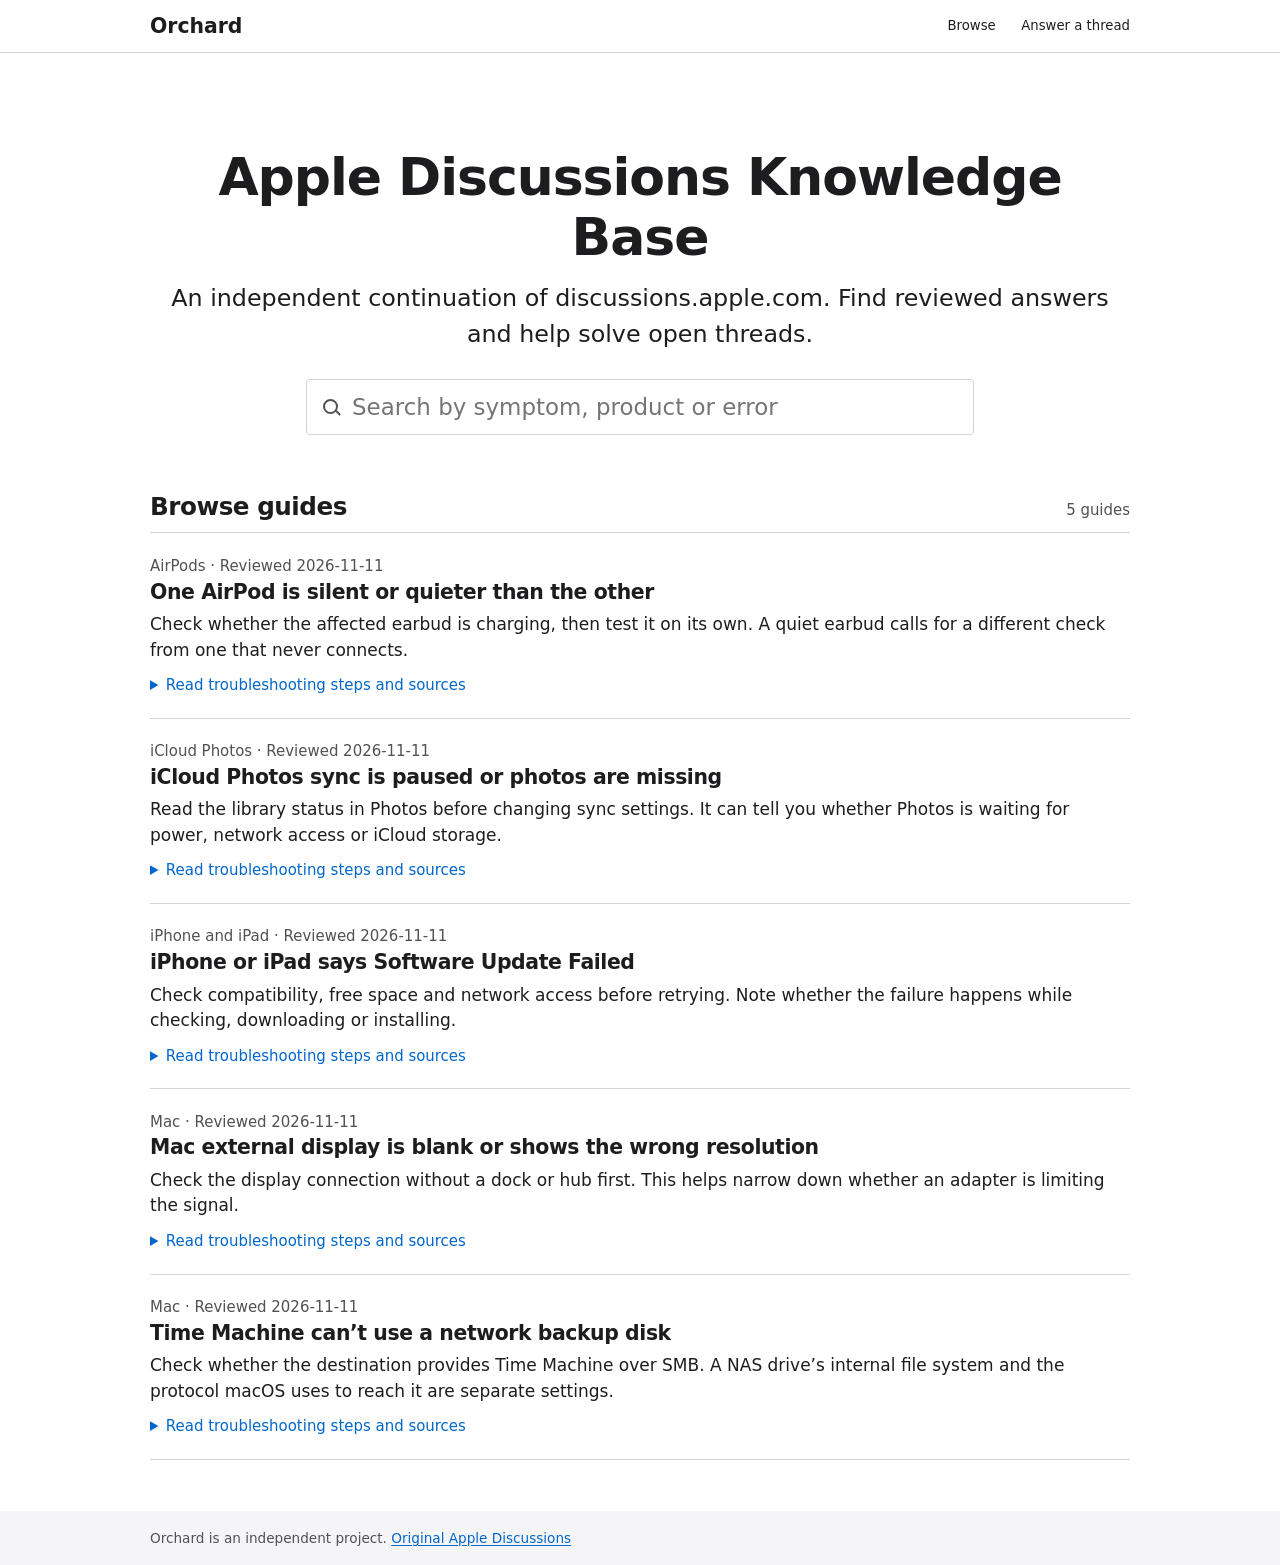
<file: docs/index.html>
<!doctype html>
<html lang="en-GB"><head><meta charset="utf-8">
<meta name="viewport" content="width=device-width, initial-scale=1">
<meta http-equiv="Content-Security-Policy" content="default-src 'none'; script-src 'self'; style-src 'self'; base-uri 'none'; form-action 'none'">
<title>Orchard · Apple Discussions Knowledge Base</title><link rel="stylesheet" href="style.css">
<script src="search.js" defer></script></head>
<body>
<nav class="site-nav" aria-label="Site"><div class="site-nav-inner">
<a class="brand" href="./">Orchard</a>
<div class="nav-links"><a href="#browse">Browse</a><a href="contribute.html">Answer a thread</a></div>
</div></nav>
<main><header class="hero">
<h1>Apple Discussions Knowledge Base</h1>
<p>An independent continuation of discussions.apple.com. Find reviewed answers and help solve open threads.</p>
<div class="search-panel">
<label class="visually-hidden" for="query">Search by symptom, product or error</label>
<input id="query" type="search" placeholder="Search by symptom, product or error" autocomplete="off">
</div></header>
<section id="browse" aria-labelledby="browse-title">
<div class="section-heading"><h2 id="browse-title">Browse guides</h2><p id="count" role="status"></p></div>
<article id="airpods-one-side-silent" data-search="one airpod is silent or quieter than the other airpods check whether the affected earbud is charging, then test it on its own. a quiet earbud calls for a different check from one that never connects. airpods and airpods pro earbuds. reset instructions depend on the model. left airpod right airpod no sound charging case balance unresponsive charge the case, put both earbuds inside and give them at least 30 seconds. open the case near the paired iphone or ipad and check the charging indicator for each earbud. leave the working earbud in the closed case and play audio with the affected earbud in your ear. if it plays normally, put both earbuds back in the case briefly and then retest them together. for uneven volume, inspect the speaker mesh for debris and follow apple’s cleaning instructions for your model. on iphone or ipad, open settings, then accessibility, then audio &amp; visual, and check that balance is centred. if the earbud still fails, follow the reset instructions for your specific model. if it remains unresponsive, contact apple support for assessment.">
<p class="meta">AirPods · Reviewed 2026-11-11</p>
<h3><a href="#airpods-one-side-silent">One AirPod is silent or quieter than the other</a></h3>
<p>Check whether the affected earbud is charging, then test it on its own. A quiet earbud calls for a different check from one that never connects.</p>
<details><summary>Read troubleshooting steps and sources</summary>
<p class="scope"><strong>Applies to</strong> AirPods and AirPods Pro earbuds. Reset instructions depend on the model.</p>
<ol><li>Charge the case, put both earbuds inside and give them at least 30 seconds. Open the case near the paired iPhone or iPad and check the charging indicator for each earbud.</li><li>Leave the working earbud in the closed case and play audio with the affected earbud in your ear. If it plays normally, put both earbuds back in the case briefly and then retest them together.</li><li>For uneven volume, inspect the speaker mesh for debris and follow Apple’s cleaning instructions for your model. On iPhone or iPad, open Settings, then Accessibility, then Audio &amp; Visual, and check that Balance is centred.</li><li>If the earbud still fails, follow the reset instructions for your specific model. If it remains unresponsive, contact Apple Support for assessment.</li></ol>
<p class="scope">One thread reports an earbud that appeared charged in the case but disappeared after removal. A reset was suggested, with no confirmed result from the original poster.</p>
<ul class="sources"><li>Community · <a href="https://discussions.apple.com/thread/255002321">Earbud disappears after removal from its case</a></li><li>Official · <a href="https://support.apple.com/en-gb/100494">Troubleshoot one AirPod</a></li><li>Official · <a href="https://support.apple.com/guide/airpods/restart-unpair-or-reset-airpods-iph561965261/web">Reset instructions by model</a></li></ul></details></article>
<article id="icloud-photos-paused" data-search="icloud photos sync is paused or photos are missing icloud photos read the library status in photos before changing sync settings. it can tell you whether photos is waiting for power, network access or icloud storage. iphone, ipad and mac using icloud photos. where photos shows sync status varies by os version. iphone ipad mac syncing paused low power mode low data mode storage shared library find the library status in photos. on newer iphone and ipad versions, check the profile button in collections. on mac, open library and scroll to the bottom of all photos. follow the status message. for a pause associated with battery or network conditions, connect to power and wi-fi and let the device sync overnight. verify that your devices use the same apple account. if you use shared photo library, check which library view is selected. keep icloud photos enabled while troubleshooting the pause.">
<p class="meta">iCloud Photos · Reviewed 2026-11-11</p>
<h3><a href="#icloud-photos-paused">iCloud Photos sync is paused or photos are missing</a></h3>
<p>Read the library status in Photos before changing sync settings. It can tell you whether Photos is waiting for power, network access or iCloud storage.</p>
<details><summary>Read troubleshooting steps and sources</summary>
<p class="scope"><strong>Applies to</strong> iPhone, iPad and Mac using iCloud Photos. Where Photos shows sync status varies by OS version.</p>
<ol><li>Find the library status in Photos. On newer iPhone and iPad versions, check the profile button in Collections. On Mac, open Library and scroll to the bottom of All Photos.</li><li>Follow the status message. For a pause associated with battery or network conditions, connect to power and Wi-Fi and let the device sync overnight.</li><li>Verify that your devices use the same Apple Account. If you use Shared Photo Library, check which library view is selected.</li><li>Keep iCloud Photos enabled while troubleshooting the pause.</li></ol>
<p class="scope">The community reply includes a suggestion to toggle iCloud Photos. Apple advises keeping it enabled during sync troubleshooting. The steps here follow Apple’s guidance.</p>
<ul class="sources"><li>Community · <a href="https://discussions.apple.com/thread/256204740">iPhone photos failing to sync to iCloud</a></li><li>Official · <a href="https://support.apple.com/en-gb/101559">Apple’s iCloud Photos sync troubleshooting</a></li></ul></details></article>
<article id="iphone-ipad-update-failed" data-search="iphone or ipad says software update failed iphone and ipad check compatibility, free space and network access before retrying. note whether the failure happens while checking, downloading or installing. wireless ios and ipados updates. the supported os version depends on the device model. software update failed requesting update unable to check for update unable to verify update wi-fi ipados ios confirm that the target version supports your device. check available space under settings, general, then iphone storage or ipad storage. connect to power and a reliable wi-fi network. if the download is slow, pause other large downloads. for an update-server or verification error, retry on a different wi-fi network. if the wireless attempt still fails, use the computer-based update procedure linked in apple’s guide.">
<p class="meta">iPhone and iPad · Reviewed 2026-11-11</p>
<h3><a href="#iphone-ipad-update-failed">iPhone or iPad says Software Update Failed</a></h3>
<p>Check compatibility, free space and network access before retrying. Note whether the failure happens while checking, downloading or installing.</p>
<details><summary>Read troubleshooting steps and sources</summary>
<p class="scope"><strong>Applies to</strong> Wireless iOS and iPadOS updates. The supported OS version depends on the device model.</p>
<ol><li>Confirm that the target version supports your device. Check available space under Settings, General, then iPhone Storage or iPad Storage.</li><li>Connect to power and a reliable Wi-Fi network. If the download is slow, pause other large downloads.</li><li>For an update-server or verification error, retry on a different Wi-Fi network. If the wireless attempt still fails, use the computer-based update procedure linked in Apple’s guide.</li></ol>
<p class="scope">The forum report describes an update that stalled at the request stage. A reply suggested Wi-Fi, but the original poster did not confirm that it fixed the issue.</p>
<ul class="sources"><li>Community · <a href="https://discussions.apple.com/thread/256360950">Update request stalls on an iPhone</a></li><li>Official · <a href="https://support.apple.com/en-ie/108905">Wireless iPhone and iPad update troubleshooting</a></li></ul></details></article>
<article id="mac-external-display" data-search="mac external display is blank or shows the wrong resolution mac check the display connection without a dock or hub first. this helps narrow down whether an adapter is limiting the signal. mac computers using external displays. the accessory prompt applies to mac laptops with apple silicon. display limits vary by model. macos monitor black screen black borders hdmi usb-c refresh rate check the monitor’s power and reconnect the video cable at both ends. if you use a dock or hub, try a direct connection to the mac. compare the resolution and refresh rate you want with the limits of the mac, cable and adapter. if you use multiple screens, check the mac’s supported display count. on an apple silicon mac laptop, unlock the mac and approve the display if macos prompts you. if you use the laptop with the lid closed, connect power and an external keyboard and mouse. if the display still isn’t detected, open displays in system settings and hold option to reveal detect displays.">
<p class="meta">Mac · Reviewed 2026-11-11</p>
<h3><a href="#mac-external-display">Mac external display is blank or shows the wrong resolution</a></h3>
<p>Check the display connection without a dock or hub first. This helps narrow down whether an adapter is limiting the signal.</p>
<details><summary>Read troubleshooting steps and sources</summary>
<p class="scope"><strong>Applies to</strong> Mac computers using external displays. The accessory prompt applies to Mac laptops with Apple silicon. Display limits vary by model.</p>
<ol><li>Check the monitor’s power and reconnect the video cable at both ends. If you use a dock or hub, try a direct connection to the Mac.</li><li>Compare the resolution and refresh rate you want with the limits of the Mac, cable and adapter. If you use multiple screens, check the Mac’s supported display count.</li><li>On an Apple silicon Mac laptop, unlock the Mac and approve the display if macOS prompts you. If you use the laptop with the lid closed, connect power and an external keyboard and mouse.</li><li>If the display still isn’t detected, open Displays in System Settings and hold Option to reveal Detect Displays.</li></ol>
<p class="scope">The community thread concerns black borders with one adapter. It illustrates why the adapter matters. Apple’s documentation provides the general steps above.</p>
<ul class="sources"><li>Community · <a href="https://discussions.apple.com/thread/253164152">Black borders around a second monitor</a> · <a href="https://web.archive.org/web/20230906090618/https://discussions.apple.com/thread/253164152">Archived copy</a></li><li>Official · <a href="https://support.apple.com/en-us/102501">External display troubleshooting</a></li><li>Official · <a href="https://support.apple.com/en-gb/102282">Allow accessories to connect</a></li></ul></details></article>
<article id="mac-time-machine-network-disk" data-search="time machine can’t use a network backup disk mac check whether the destination provides time machine over smb. a nas drive’s internal file system and the protocol macos uses to reach it are separate settings. macs backing up to a nas or another mac. apple documents that afp backup destinations are unsupported in macos 27 and later. time machine nas afp smb samba backup destination time capsule ext4 for a nas, check the manufacturer’s documentation for time machine over smb and enable that feature for the intended share. for another mac running macos ventura or later, open system settings, then general, then sharing. open file sharing options and mark the intended folder as a time machine backup destination. on the mac being backed up, open system settings, then general, then time machine. add the supported destination and confirm that the first backup completes. if the existing destination uses afp, retain the old backups while setting up an smb destination or a directly connected disk. verify the new backup before changing the old disk.">
<p class="meta">Mac · Reviewed 2026-11-11</p>
<h3><a href="#mac-time-machine-network-disk">Time Machine can’t use a network backup disk</a></h3>
<p>Check whether the destination provides Time Machine over SMB. A NAS drive’s internal file system and the protocol macOS uses to reach it are separate settings.</p>
<details><summary>Read troubleshooting steps and sources</summary>
<p class="scope"><strong>Applies to</strong> Macs backing up to a NAS or another Mac. Apple documents that AFP backup destinations are unsupported in macOS 27 and later.</p>
<ol><li>For a NAS, check the manufacturer’s documentation for Time Machine over SMB and enable that feature for the intended share.</li><li>For another Mac running macOS Ventura or later, open System Settings, then General, then Sharing. Open File Sharing options and mark the intended folder as a Time Machine backup destination.</li><li>On the Mac being backed up, open System Settings, then General, then Time Machine. Add the supported destination and confirm that the first backup completes.</li><li>If the existing destination uses AFP, retain the old backups while setting up an SMB destination or a directly connected disk. Verify the new backup before changing the old disk.</li></ol>
<p class="scope">The discussion explains the distinction between a NAS file system and its network protocol. It does not establish that a particular Raspberry Pi or Samba configuration supports Time Machine.</p>
<ul class="sources"><li>Community · <a href="https://discussions.apple.com/thread/256135674">NAS disk format and network protocol discussion</a></li><li>Official · <a href="https://support.apple.com/en-ie/102423">Supported Time Machine destinations</a></li><li>Official · <a href="https://support.apple.com/en-gb/guide/mac-help/mh35860/mac">Set up and use Time Machine</a></li></ul></details></article></section></main>
<footer><div class="footer-inner">Orchard is an independent project. <a href="https://discussions.apple.com/">Original Apple Discussions</a></div></footer>
</body></html>
</file>
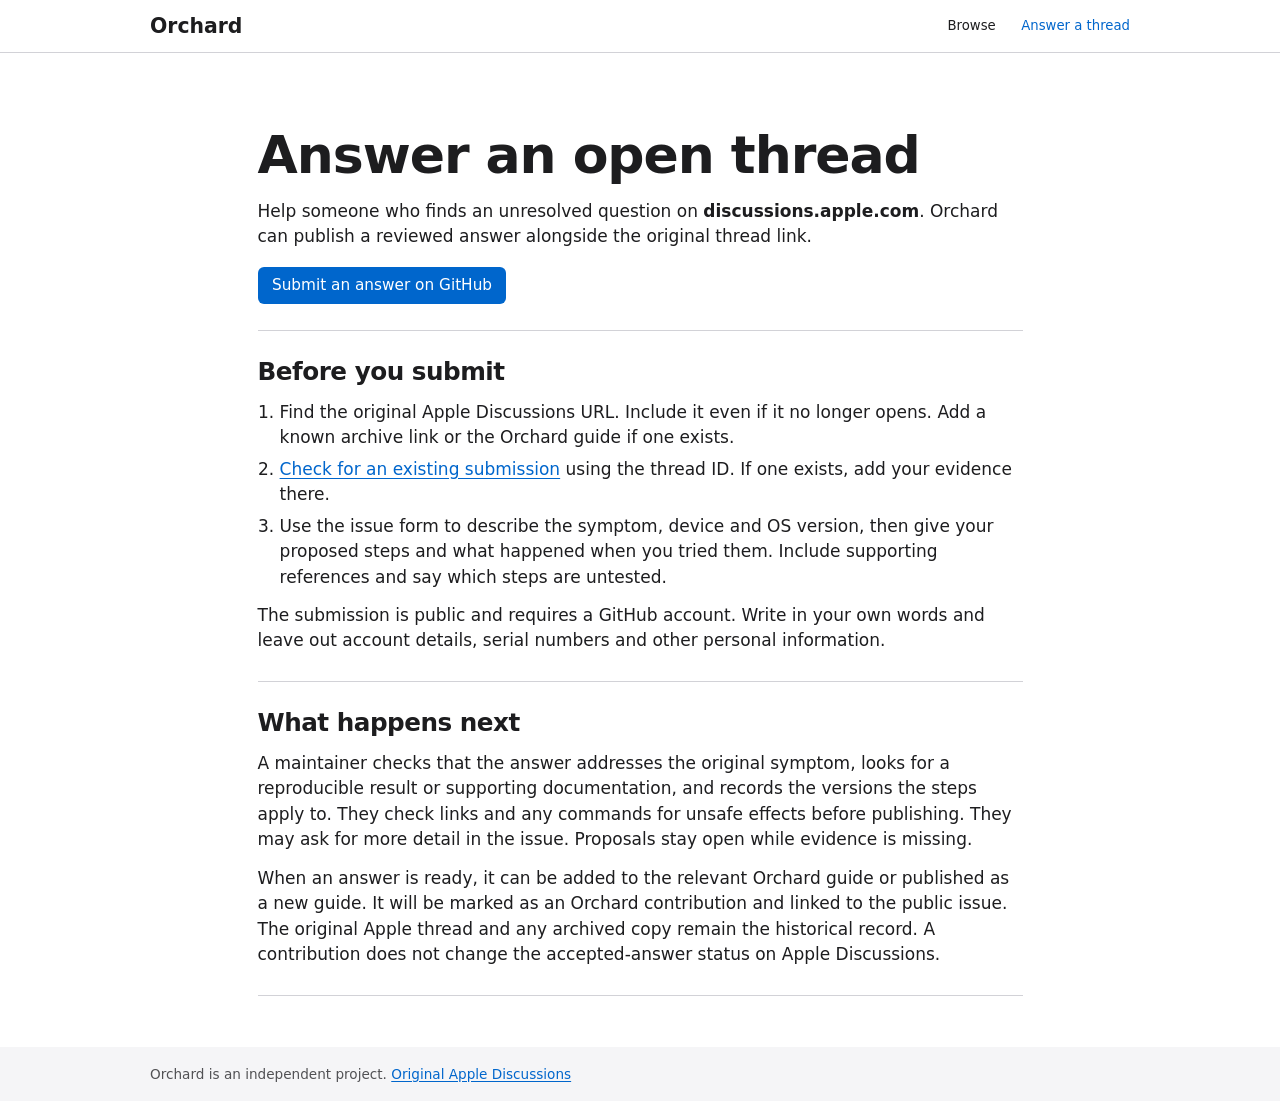
<file: docs/contribute.html>
<!doctype html>
<html lang="en-GB">
<head>
  <meta charset="utf-8">
  <meta name="viewport" content="width=device-width, initial-scale=1">
  <meta http-equiv="Content-Security-Policy" content="default-src 'none'; style-src 'self'; base-uri 'none'; form-action 'none'">
  <title>Answer an open thread · Orchard</title>
  <link rel="stylesheet" href="style.css">
</head>
<body>
  <nav class="site-nav" aria-label="Site">
    <div class="site-nav-inner">
      <a class="brand" href="./">Orchard</a>
      <div class="nav-links">
        <a href="./#browse">Browse</a>
        <a href="contribute.html" aria-current="page">Answer a thread</a>
      </div>
    </div>
  </nav>
  <main class="contribution">
    <header class="contribution-header">
      <h1>Answer an open thread</h1>
      <p>Help someone who finds an unresolved question on <strong>discussions.apple.com</strong>. Orchard can publish a reviewed answer alongside the original thread link.</p>
      <a class="button" href="https://github.com/paul-ej/orchard/issues/new?template=answer.yml">Submit an answer on GitHub</a>
    </header>

    <article>
      <h2>Before you submit</h2>
      <ol>
        <li>Find the original Apple Discussions URL. Include it even if it no longer opens. Add a known archive link or the Orchard guide if one exists.</li>
        <li><a href="https://github.com/paul-ej/orchard/issues?q=is%3Aissue+%22%5BAnswer%5D%22">Check for an existing submission</a> using the thread ID. If one exists, add your evidence there.</li>
        <li>Use the issue form to describe the symptom, device and OS version, then give your proposed steps and what happened when you tried them. Include supporting references and say which steps are untested.</li>
      </ol>
      <p>The submission is public and requires a GitHub account. Write in your own words and leave out account details, serial numbers and other personal information.</p>
    </article>

    <article>
      <h2>What happens next</h2>
      <p>A maintainer checks that the answer addresses the original symptom, looks for a reproducible result or supporting documentation, and records the versions the steps apply to. They check links and any commands for unsafe effects before publishing. They may ask for more detail in the issue. Proposals stay open while evidence is missing.</p>
      <p>When an answer is ready, it can be added to the relevant Orchard guide or published as a new guide. It will be marked as an Orchard contribution and linked to the public issue. The original Apple thread and any archived copy remain the historical record. A contribution does not change the accepted-answer status on Apple Discussions.</p>
    </article>
  </main>
  <footer><div class="footer-inner">Orchard is an independent project. <a href="https://discussions.apple.com/">Original Apple Discussions</a></div></footer>
</body>
</html>
</file>
<file: docs/style.css>
:root {
  color-scheme: light;
  font: 17px/1.5 -apple-system, BlinkMacSystemFont, "Segoe UI", system-ui, sans-serif;
  --background: #fff;
  --surface: #f5f5f7;
  --text: #1d1d1f;
  --muted: #515154;
  --border: #d2d2d7;
  --link: #0066cc;
  --width: 980px;
  --gutter: clamp(1rem, 5vw, 2rem);
}

body { margin: 0; background: var(--background); color: var(--text); }
a, summary { color: var(--link); text-underline-offset: .15em; }
a:focus-visible, input:focus-visible, summary:focus-visible {
  outline: 2px solid var(--link);
  outline-offset: 3px;
}

.site-nav { border-bottom: 1px solid var(--border); }
.site-nav-inner, main, .footer-inner {
  box-sizing: content-box;
  max-width: var(--width);
  padding-inline: var(--gutter);
  margin-inline: auto;
}

.site-nav-inner {
  display: flex;
  align-items: center;
  justify-content: space-between;
  min-height: 52px;
  gap: .75rem;
}

.site-nav a { color: var(--text); text-decoration: none; }
.site-nav a:hover, .site-nav a[aria-current="page"] { color: var(--link); }
.brand { font-size: 1.2rem; font-weight: 650; }
.nav-links { display: flex; gap: clamp(.85rem, 3vw, 1.5rem); font-size: .78rem; }

h1, h2, h3 { line-height: 1.17; letter-spacing: -.02em; }
h1 { margin: 0; font-size: clamp(2.05rem, 6vw, 3.06rem); font-weight: 650; }
h2 { margin: 0; font-size: 1.45rem; }
h3 { margin: .2rem 0 .35rem; font-size: 1.2rem; }

.hero { text-align: center; padding-block: clamp(2.8rem, 8vw, 5.5rem) 2.75rem; }
.hero > p { margin: .75rem auto 1.55rem; font-size: clamp(1.05rem, 2.6vw, 1.4rem); }
.search-panel { position: relative; max-width: 668px; margin-inline: auto; }
.search-panel::before {
  position: absolute;
  top: calc(50% - 8px);
  left: 1rem;
  width: .65rem;
  height: .65rem;
  border: 2px solid var(--muted);
  border-radius: 50%;
  content: "";
  pointer-events: none;
}

.search-panel::after {
  position: absolute;
  top: calc(50% + 5px);
  left: 1.7rem;
  width: .38rem;
  height: 2px;
  background: var(--muted);
  transform: rotate(45deg);
  content: "";
  pointer-events: none;
}

input[type="search"] {
  box-sizing: border-box;
  width: 100%;
  padding: .58rem .8rem .58rem 2.65rem;
  font: inherit;
  font-size: clamp(1rem, 2.8vw, 1.35rem);
  color: var(--text);
  background: var(--background);
  border: 1px solid var(--border);
  border-radius: 4px;
}

.visually-hidden {
  position: absolute;
  width: 1px;
  height: 1px;
  overflow: hidden;
  clip-path: inset(50%);
  white-space: nowrap;
}

.section-heading {
  display: flex;
  align-items: baseline;
  justify-content: space-between;
  gap: 1rem;
  padding: .65rem 0;
  border-bottom: 1px solid var(--border);
}

#count, .meta, .scope, .sources { color: var(--muted); font-size: .88rem; }
#count, .meta { margin: 0; }
article { padding-block: 1.25rem; border-bottom: 1px solid var(--border); }
article p { margin-block: .45rem .65rem; }
article p.meta { margin: 0; }
article h3 a { color: var(--text); text-decoration: none; }
article h3 a:hover { color: var(--link); text-decoration: underline; }
details > summary { width: fit-content; cursor: pointer; font-size: .88rem; }
details[open] > summary { margin-bottom: .65rem; }
ol, .sources { padding-inline-start: 1.3rem; }
li + li { margin-top: .35rem; }

.contribution { max-width: 45rem; }
.contribution-header { padding-block: clamp(2.8rem, 7vw, 4.25rem) 1.5rem; border-bottom: 1px solid var(--border); }
.contribution-header > p { margin-block: .75rem 1rem; }
.contribution article { padding-block: 1.6rem; }
.contribution article p, .contribution article ol { margin-block: .75rem 0; }

.button {
  display: inline-block;
  padding: .43rem .85rem;
  color: #fff;
  background: var(--link);
  border-radius: 6px;
  font-size: .9rem;
  text-decoration: none;
}

.button:hover { background: #0055b3; }
footer { margin-top: 3rem; background: var(--surface); color: var(--muted); font-size: .8rem; }
.footer-inner { padding-block: 1rem; }
</file>
